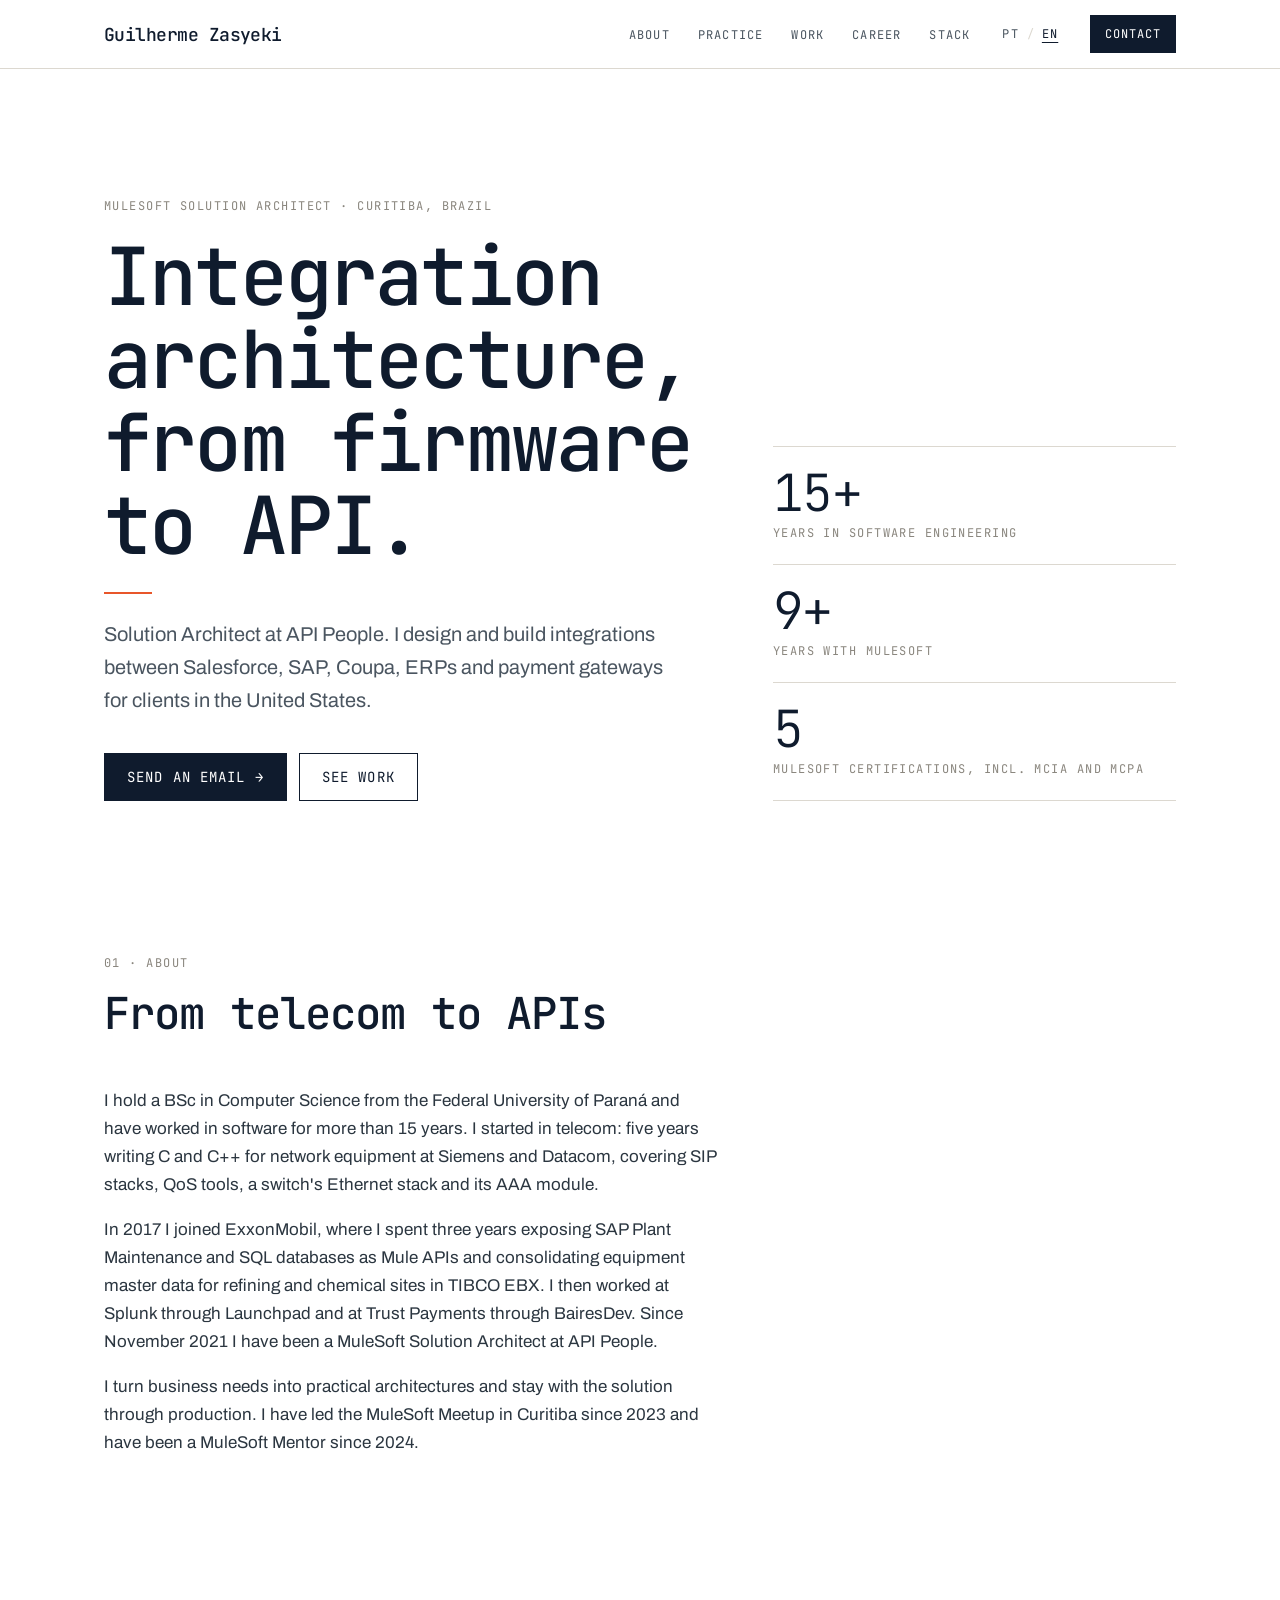
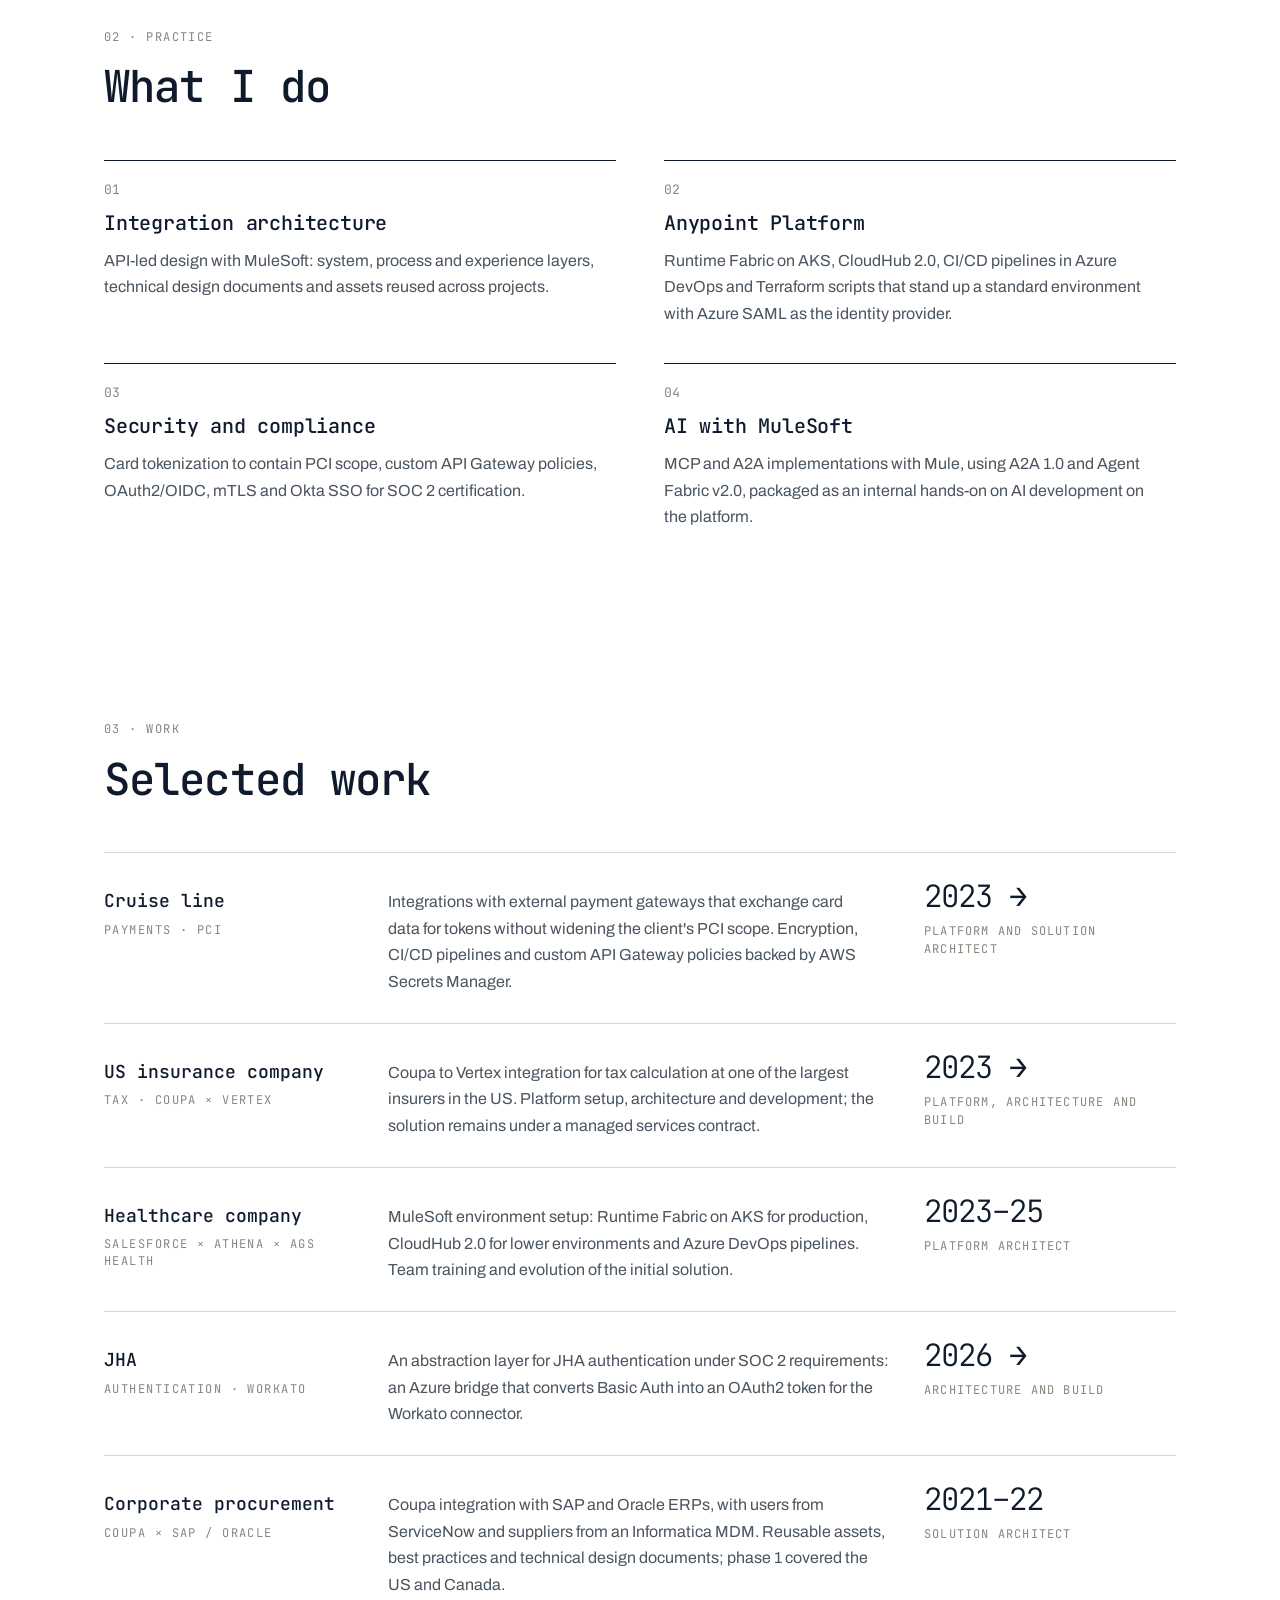
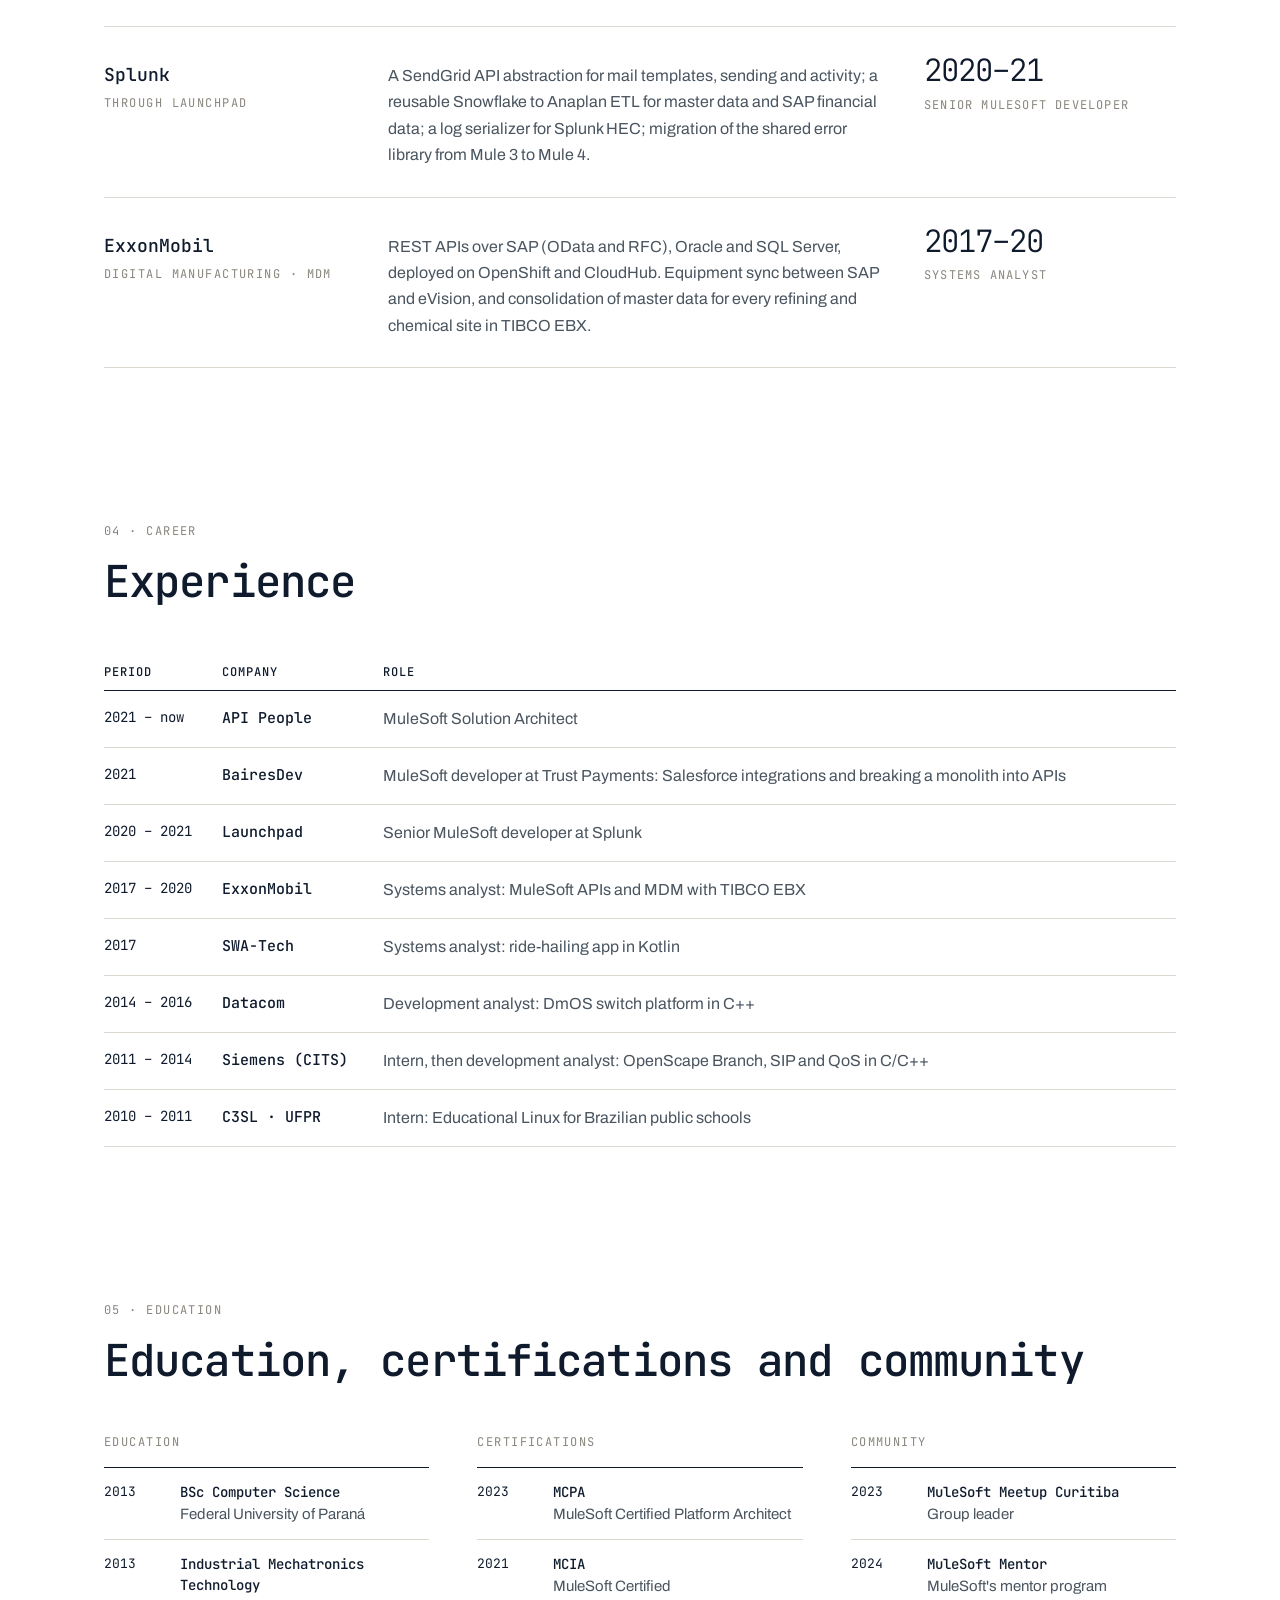
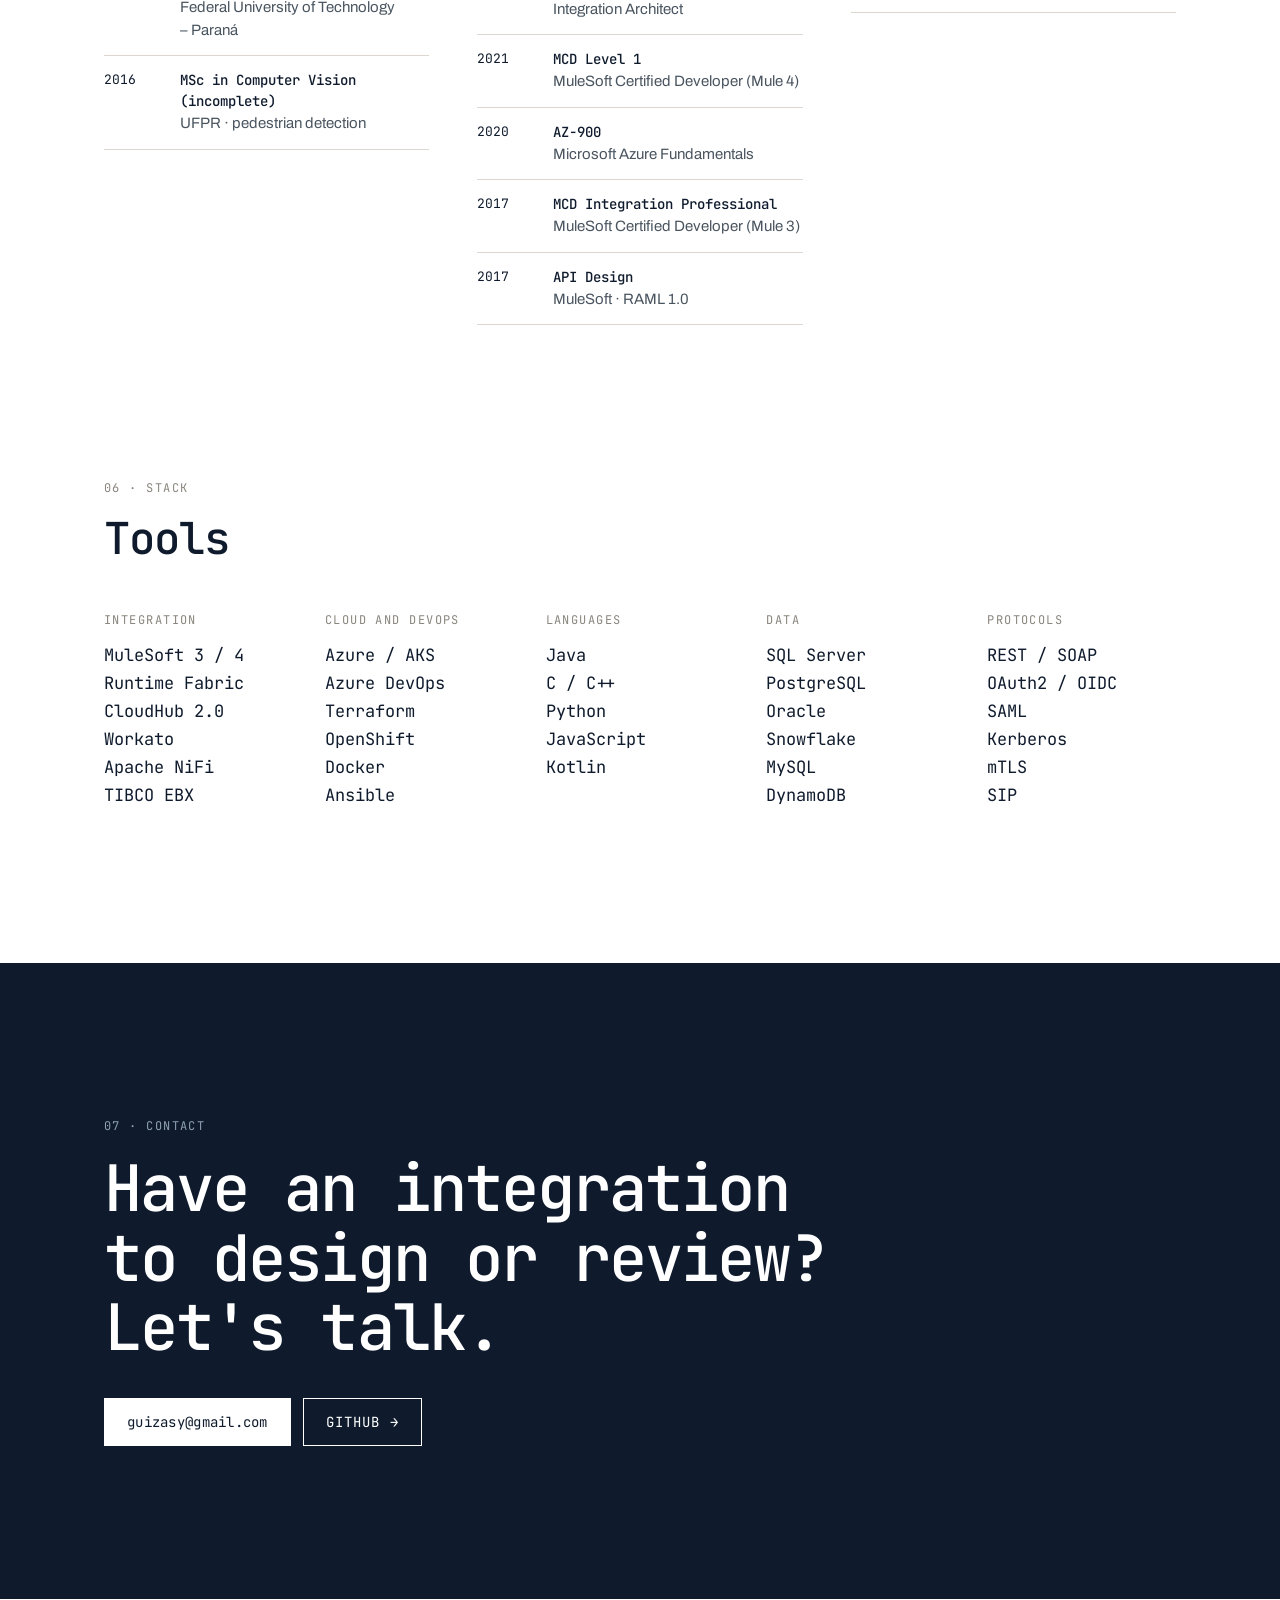
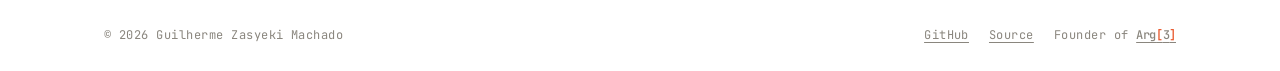
<file: index.html>
<!doctype html>
<html lang="pt-BR"
  data-pt-title="Guilherme Zasyeki — Arquiteto de soluções MuleSoft"
  data-en-title="Guilherme Zasyeki — MuleSoft Solution Architect">
<head>
  <meta charset="utf-8">
  <meta name="viewport" content="width=device-width, initial-scale=1">
  <title>Guilherme Zasyeki — Arquiteto de soluções MuleSoft</title>
  <meta name="description" content="Arquiteto de soluções MuleSoft na API People, com mais de 15 anos de engenharia de software: integrações entre Salesforce, SAP, Coupa e gateways de pagamento.">
  <meta name="theme-color" content="#0F1B2D">
  <link rel="canonical" href="https://guizasy.github.io/">

  <meta property="og:type" content="profile">
  <meta property="og:title" content="Guilherme Zasyeki — Arquiteto de soluções MuleSoft">
  <meta property="og:description" content="Arquitetura de integração, do firmware à API. Mais de 15 anos de engenharia de software, 9 com MuleSoft.">
  <meta property="og:url" content="https://guizasy.github.io/">
  <meta property="og:image" content="https://guizasy.github.io/assets/img/og.png">
  <meta property="og:image:width" content="1200">
  <meta property="og:image:height" content="630">
  <meta name="twitter:card" content="summary_large_image">

  <link rel="icon" href="assets/img/favicon.svg" type="image/svg+xml">

  <link rel="preconnect" href="https://fonts.googleapis.com">
  <link rel="preconnect" href="https://fonts.gstatic.com" crossorigin>
  <link rel="stylesheet" href="https://fonts.googleapis.com/css2?family=JetBrains+Mono:wght@300;400;500;700&family=Archivo:wght@300;400;500;600&display=swap">
  <link rel="stylesheet" href="assets/css/brand.css">
  <link rel="stylesheet" href="assets/css/site.css">
</head>
<body>
  <a class="skip-link" href="#main" data-pt="Pular para o conteúdo" data-en="Skip to content">Pular para o conteúdo</a>

  <nav class="nav" aria-label="Principal" data-pt-label="Principal" data-en-label="Primary">
    <div class="wrap">
      <a class="wordmark" href="#main">Guilherme Zasyeki</a>
      <div class="nav-dir">
        <ul>
          <li><a href="#sobre" data-pt="Sobre" data-en="About">Sobre</a></li>
          <li><a href="#atuacao" data-pt="Atuação" data-en="Practice">Atuação</a></li>
          <li><a href="#projetos" data-pt="Projetos" data-en="Work">Projetos</a></li>
          <li><a href="#trajetoria" data-pt="Trajetória" data-en="Career">Trajetória</a></li>
          <li><a href="#stack">Stack</a></li>
        </ul>
        <div class="lang" role="group" aria-label="Idioma / Language">
          <button type="button" data-set-lang="pt" aria-pressed="true">PT</button>/<button type="button" data-set-lang="en" aria-pressed="false">EN</button>
        </div>
        <a class="btn small" href="#contato" data-pt="Contato" data-en="Contact">Contato</a>
      </div>
    </div>
  </nav>

  <main id="main">

    <section class="hero">
      <div class="wrap">
        <div>
          <p class="rotulo" data-pt="Arquiteto de soluções MuleSoft · Curitiba" data-en="MuleSoft Solution Architect · Curitiba, Brazil">Arquiteto de soluções MuleSoft · Curitiba</p>
          <h1 data-pt="Arquitetura de integração, do firmware à API." data-en="Integration architecture, from firmware to API.">Arquitetura de integração, do firmware à API.</h1>
          <hr class="filete">
          <p class="apoio" data-pt="Arquiteto de soluções na API People. Desenho e construo integrações entre Salesforce, SAP, Coupa, ERPs e gateways de pagamento para clientes nos Estados Unidos." data-en="Solution Architect at API People. I design and build integrations between Salesforce, SAP, Coupa, ERPs and payment gateways for clients in the United States.">Arquiteto de soluções na API People. Desenho e construo integrações entre Salesforce, SAP, Coupa, ERPs e gateways de pagamento para clientes nos Estados Unidos.</p>
          <div class="ctas">
            <a class="btn" href="mailto:guizasy@gmail.com" data-pt="Enviar e-mail →" data-en="Send an email →">Enviar e-mail →</a>
            <a class="btn sec" href="#projetos" data-pt="Ver projetos" data-en="See work">Ver projetos</a>
          </div>
        </div>
        <ul class="dados">
          <li><span class="num">15+</span><span class="rotulo" data-pt="anos de engenharia de software" data-en="years in software engineering">anos de engenharia de software</span></li>
          <li><span class="num">9+</span><span class="rotulo" data-pt="anos com MuleSoft" data-en="years with MuleSoft">anos com MuleSoft</span></li>
          <li><span class="num">5</span><span class="rotulo" data-pt="certificações MuleSoft, incl. MCIA e MCPA" data-en="MuleSoft certifications, incl. MCIA and MCPA">certificações MuleSoft, incl. MCIA e MCPA</span></li>
        </ul>
      </div>
    </section>

    <section class="sobre" id="sobre">
      <div class="wrap">
        <div class="sec-head">
          <p class="rotulo" data-pt="01 · Sobre" data-en="01 · About">01 · Sobre</p>
          <h2 data-pt="De telecom a APIs" data-en="From telecom to APIs">De telecom a APIs</h2>
        </div>
        <div class="texto">
          <p data-pt="Sou bacharel em Ciência da Computação pela UFPR e trabalho com software há mais de 15 anos. Comecei em telecomunicações: cinco anos escrevendo C e C++ para equipamentos de rede na Siemens e na Datacom, entre pilhas SIP, ferramentas de QoS, a pilha Ethernet e o módulo AAA de um switch." data-en="I hold a BSc in Computer Science from the Federal University of Paraná and have worked in software for more than 15 years. I started in telecom: five years writing C and C++ for network equipment at Siemens and Datacom, covering SIP stacks, QoS tools, a switch's Ethernet stack and its AAA module.">Sou bacharel em Ciência da Computação pela UFPR e trabalho com software há mais de 15 anos. Comecei em telecomunicações: cinco anos escrevendo C e C++ para equipamentos de rede na Siemens e na Datacom, entre pilhas SIP, ferramentas de QoS, a pilha Ethernet e o módulo AAA de um switch.</p>
          <p data-pt="Em 2017 entrei na ExxonMobil, onde passei três anos expondo o SAP Plant Maintenance e bancos SQL como APIs Mule e consolidando os dados mestres de equipamentos das refinarias e plantas químicas no TIBCO EBX. Depois trabalhei na Splunk, pela Launchpad, e na Trust Payments, pela BairesDev. Desde novembro de 2021 sou arquiteto de soluções MuleSoft na API People." data-en="In 2017 I joined ExxonMobil, where I spent three years exposing SAP Plant Maintenance and SQL databases as Mule APIs and consolidating equipment master data for refining and chemical sites in TIBCO EBX. I then worked at Splunk through Launchpad and at Trust Payments through BairesDev. Since November 2021 I have been a MuleSoft Solution Architect at API People.">Em 2017 entrei na ExxonMobil, onde passei três anos expondo o SAP Plant Maintenance e bancos SQL como APIs Mule e consolidando os dados mestres de equipamentos das refinarias e plantas químicas no TIBCO EBX. Depois trabalhei na Splunk, pela Launchpad, e na Trust Payments, pela BairesDev. Desde novembro de 2021 sou arquiteto de soluções MuleSoft na API People.</p>
          <p data-pt="Transformo necessidades de negócio em arquiteturas práticas e acompanho a solução até produção. Lidero o MuleSoft Meetup de Curitiba desde 2023 e sou MuleSoft Mentor desde 2024." data-en="I turn business needs into practical architectures and stay with the solution through production. I have led the MuleSoft Meetup in Curitiba since 2023 and have been a MuleSoft Mentor since 2024.">Transformo necessidades de negócio em arquiteturas práticas e acompanho a solução até produção. Lidero o MuleSoft Meetup de Curitiba desde 2023 e sou MuleSoft Mentor desde 2024.</p>
        </div>
      </div>
    </section>

    <section id="atuacao">
      <div class="wrap">
        <div class="sec-head">
          <p class="rotulo" data-pt="02 · Atuação" data-en="02 · Practice">02 · Atuação</p>
          <h2 data-pt="O que faço" data-en="What I do">O que faço</h2>
        </div>
        <div class="grade">
          <div class="item">
            <span class="n">01</span>
            <h3 data-pt="Arquitetura de integração" data-en="Integration architecture">Arquitetura de integração</h3>
            <p data-pt="APIs no modelo API-led com MuleSoft: camadas de sistema, processo e experiência, documentos de design técnico e ativos reutilizáveis entre projetos." data-en="API-led design with MuleSoft: system, process and experience layers, technical design documents and assets reused across projects.">APIs no modelo API-led com MuleSoft: camadas de sistema, processo e experiência, documentos de design técnico e ativos reutilizáveis entre projetos.</p>
          </div>
          <div class="item">
            <span class="n">02</span>
            <h3 data-pt="Plataforma Anypoint" data-en="Anypoint Platform">Plataforma Anypoint</h3>
            <p data-pt="Runtime Fabric em AKS, CloudHub 2.0, pipelines de CI/CD no Azure DevOps e scripts Terraform que sobem um ambiente padrão com Azure SAML como provedor de identidade." data-en="Runtime Fabric on AKS, CloudHub 2.0, CI/CD pipelines in Azure DevOps and Terraform scripts that stand up a standard environment with Azure SAML as the identity provider.">Runtime Fabric em AKS, CloudHub 2.0, pipelines de CI/CD no Azure DevOps e scripts Terraform que sobem um ambiente padrão com Azure SAML como provedor de identidade.</p>
          </div>
          <div class="item">
            <span class="n">03</span>
            <h3 data-pt="Segurança e conformidade" data-en="Security and compliance">Segurança e conformidade</h3>
            <p data-pt="Tokenização de cartões para conter o escopo PCI, políticas customizadas no API Gateway, OAuth2/OIDC, mTLS e SSO com Okta para certificação SOC 2." data-en="Card tokenization to contain PCI scope, custom API Gateway policies, OAuth2/OIDC, mTLS and Okta SSO for SOC 2 certification.">Tokenização de cartões para conter o escopo PCI, políticas customizadas no API Gateway, OAuth2/OIDC, mTLS e SSO com Okta para certificação SOC 2.</p>
          </div>
          <div class="item">
            <span class="n">04</span>
            <h3 data-pt="IA com MuleSoft" data-en="AI with MuleSoft">IA com MuleSoft</h3>
            <p data-pt="Implementações de MCP e A2A com Mule, usando A2A 1.0 e Agent Fabric v2.0, reunidas em um hands-on interno sobre desenvolvimento de IA na plataforma." data-en="MCP and A2A implementations with Mule, using A2A 1.0 and Agent Fabric v2.0, packaged as an internal hands-on on AI development on the platform.">Implementações de MCP e A2A com Mule, usando A2A 1.0 e Agent Fabric v2.0, reunidas em um hands-on interno sobre desenvolvimento de IA na plataforma.</p>
          </div>
        </div>
      </div>
    </section>

    <section id="projetos">
      <div class="wrap">
        <div class="sec-head">
          <p class="rotulo" data-pt="03 · Projetos" data-en="03 · Work">03 · Projetos</p>
          <h2 data-pt="Projetos selecionados" data-en="Selected work">Projetos selecionados</h2>
        </div>
        <div>
          <article class="case">
            <h3><span data-pt="Companhia de cruzeiros" data-en="Cruise line">Companhia de cruzeiros</span><small class="rotulo" data-pt="Pagamentos · PCI" data-en="Payments · PCI">Pagamentos · PCI</small></h3>
            <p data-pt="Integrações com gateways de pagamento externos que trocam dados de cartão por tokens, sem ampliar o escopo PCI do cliente. Criptografia, pipelines de CI/CD e políticas customizadas no API Gateway com AWS Secrets Manager." data-en="Integrations with external payment gateways that exchange card data for tokens without widening the client's PCI scope. Encryption, CI/CD pipelines and custom API Gateway policies backed by AWS Secrets Manager.">Integrações com gateways de pagamento externos que trocam dados de cartão por tokens, sem ampliar o escopo PCI do cliente. Criptografia, pipelines de CI/CD e políticas customizadas no API Gateway com AWS Secrets Manager.</p>
            <div class="res">2023 →<small data-pt="Arquiteto de plataforma e solução" data-en="Platform and solution architect">Arquiteto de plataforma e solução</small></div>
          </article>
          <article class="case">
            <h3><span data-pt="Seguradora nos EUA" data-en="US insurance company">Seguradora nos EUA</span><small class="rotulo" data-pt="Fiscal · Coupa × Vertex" data-en="Tax · Coupa × Vertex">Fiscal · Coupa × Vertex</small></h3>
            <p data-pt="Integração entre Coupa e Vertex para cálculo de impostos em uma das maiores seguradoras dos EUA. Configuração da plataforma, arquitetura e desenvolvimento; a solução segue em suporte por contrato de serviços gerenciados." data-en="Coupa to Vertex integration for tax calculation at one of the largest insurers in the US. Platform setup, architecture and development; the solution remains under a managed services contract.">Integração entre Coupa e Vertex para cálculo de impostos em uma das maiores seguradoras dos EUA. Configuração da plataforma, arquitetura e desenvolvimento; a solução segue em suporte por contrato de serviços gerenciados.</p>
            <div class="res">2023 →<small data-pt="Plataforma, arquitetura e desenvolvimento" data-en="Platform, architecture and build">Plataforma, arquitetura e desenvolvimento</small></div>
          </article>
          <article class="case">
            <h3><span data-pt="Empresa de saúde" data-en="Healthcare company">Empresa de saúde</span><small class="rotulo">Salesforce × Athena × AGS Health</small></h3>
            <p data-pt="Montagem do ambiente MuleSoft: Runtime Fabric em AKS para produção, CloudHub 2.0 para os demais ambientes e pipelines no Azure DevOps. Treinamento do time e evolução da solução inicial." data-en="MuleSoft environment setup: Runtime Fabric on AKS for production, CloudHub 2.0 for lower environments and Azure DevOps pipelines. Team training and evolution of the initial solution.">Montagem do ambiente MuleSoft: Runtime Fabric em AKS para produção, CloudHub 2.0 para os demais ambientes e pipelines no Azure DevOps. Treinamento do time e evolução da solução inicial.</p>
            <div class="res">2023–25<small data-pt="Arquiteto de plataforma" data-en="Platform architect">Arquiteto de plataforma</small></div>
          </article>
          <article class="case">
            <h3>JHA<small class="rotulo" data-pt="Autenticação · Workato" data-en="Authentication · Workato">Autenticação · Workato</small></h3>
            <p data-pt="Camada de abstração para a autenticação da JHA, dentro dos requisitos SOC 2: uma ponte no Azure que converte Basic Auth em token OAuth2 para o conector Workato." data-en="An abstraction layer for JHA authentication under SOC 2 requirements: an Azure bridge that converts Basic Auth into an OAuth2 token for the Workato connector.">Camada de abstração para a autenticação da JHA, dentro dos requisitos SOC 2: uma ponte no Azure que converte Basic Auth em token OAuth2 para o conector Workato.</p>
            <div class="res">2026 →<small data-pt="Arquitetura e desenvolvimento" data-en="Architecture and build">Arquitetura e desenvolvimento</small></div>
          </article>
          <article class="case">
            <h3><span data-pt="Compras corporativas" data-en="Corporate procurement">Compras corporativas</span><small class="rotulo">Coupa × SAP / Oracle</small></h3>
            <p data-pt="Integração entre Coupa e ERPs SAP e Oracle, com usuários do ServiceNow e fornecedores vindos de um MDM Informatica. Definição de ativos reutilizáveis, boas práticas e documentos de design técnico; fase 1 cobrindo EUA e Canadá." data-en="Coupa integration with SAP and Oracle ERPs, with users from ServiceNow and suppliers from an Informatica MDM. Reusable assets, best practices and technical design documents; phase 1 covered the US and Canada.">Integração entre Coupa e ERPs SAP e Oracle, com usuários do ServiceNow e fornecedores vindos de um MDM Informatica. Definição de ativos reutilizáveis, boas práticas e documentos de design técnico; fase 1 cobrindo EUA e Canadá.</p>
            <div class="res">2021–22<small data-pt="Arquiteto de soluções" data-en="Solution architect">Arquiteto de soluções</small></div>
          </article>
          <article class="case">
            <h3>Splunk<small class="rotulo" data-pt="Via Launchpad" data-en="Through Launchpad">Via Launchpad</small></h3>
            <p data-pt="Abstração da API do SendGrid para templates, envio e atividades de e-mail; ETL reutilizável entre Snowflake e Anaplan para dados mestres e financeiros do SAP; serializador de logs para o Splunk HEC; migração da biblioteca de erros do Mule 3 para o Mule 4." data-en="A SendGrid API abstraction for mail templates, sending and activity; a reusable Snowflake to Anaplan ETL for master data and SAP financial data; a log serializer for Splunk HEC; migration of the shared error library from Mule 3 to Mule 4.">Abstração da API do SendGrid para templates, envio e atividades de e-mail; ETL reutilizável entre Snowflake e Anaplan para dados mestres e financeiros do SAP; serializador de logs para o Splunk HEC; migração da biblioteca de erros do Mule 3 para o Mule 4.</p>
            <div class="res">2020–21<small data-pt="Desenvolvedor MuleSoft sênior" data-en="Senior MuleSoft developer">Desenvolvedor MuleSoft sênior</small></div>
          </article>
          <article class="case">
            <h3>ExxonMobil<small class="rotulo" data-pt="Manufatura digital · MDM" data-en="Digital manufacturing · MDM">Manufatura digital · MDM</small></h3>
            <p data-pt="APIs REST sobre SAP (OData e RFC), Oracle e SQL Server, publicadas no OpenShift e no CloudHub. Sincronização de equipamentos entre SAP e eVision e consolidação dos dados mestres de todas as refinarias e plantas químicas no TIBCO EBX." data-en="REST APIs over SAP (OData and RFC), Oracle and SQL Server, deployed on OpenShift and CloudHub. Equipment sync between SAP and eVision, and consolidation of master data for every refining and chemical site in TIBCO EBX.">APIs REST sobre SAP (OData e RFC), Oracle e SQL Server, publicadas no OpenShift e no CloudHub. Sincronização de equipamentos entre SAP e eVision e consolidação dos dados mestres de todas as refinarias e plantas químicas no TIBCO EBX.</p>
            <div class="res">2017–20<small data-pt="Analista de sistemas" data-en="Systems analyst">Analista de sistemas</small></div>
          </article>
        </div>
      </div>
    </section>

    <section id="trajetoria">
      <div class="wrap">
        <div class="sec-head">
          <p class="rotulo" data-pt="04 · Trajetória" data-en="04 · Career">04 · Trajetória</p>
          <h2 data-pt="Experiência" data-en="Experience">Experiência</h2>
        </div>
        <table>
          <thead>
            <tr>
              <th scope="col" data-pt="Período" data-en="Period">Período</th>
              <th scope="col" data-pt="Empresa" data-en="Company">Empresa</th>
              <th scope="col" data-pt="Papel" data-en="Role">Papel</th>
            </tr>
          </thead>
          <tbody>
            <tr><td class="per" data-pt="2021 – hoje" data-en="2021 – now">2021 – hoje</td><td class="emp">API People</td><td data-pt="Arquiteto de soluções MuleSoft" data-en="MuleSoft Solution Architect">Arquiteto de soluções MuleSoft</td></tr>
            <tr><td class="per">2021</td><td class="emp">BairesDev</td><td data-pt="Desenvolvedor MuleSoft na Trust Payments: integrações Salesforce e quebra de um monolito em APIs" data-en="MuleSoft developer at Trust Payments: Salesforce integrations and breaking a monolith into APIs">Desenvolvedor MuleSoft na Trust Payments: integrações Salesforce e quebra de um monolito em APIs</td></tr>
            <tr><td class="per">2020 – 2021</td><td class="emp">Launchpad</td><td data-pt="Desenvolvedor MuleSoft sênior na Splunk" data-en="Senior MuleSoft developer at Splunk">Desenvolvedor MuleSoft sênior na Splunk</td></tr>
            <tr><td class="per">2017 – 2020</td><td class="emp">ExxonMobil</td><td data-pt="Analista de sistemas: APIs MuleSoft e MDM com TIBCO EBX" data-en="Systems analyst: MuleSoft APIs and MDM with TIBCO EBX">Analista de sistemas: APIs MuleSoft e MDM com TIBCO EBX</td></tr>
            <tr><td class="per">2017</td><td class="emp">SWA-Tech</td><td data-pt="Analista de sistemas: app de mobilidade em Kotlin" data-en="Systems analyst: ride-hailing app in Kotlin">Analista de sistemas: app de mobilidade em Kotlin</td></tr>
            <tr><td class="per">2014 – 2016</td><td class="emp">Datacom</td><td data-pt="Analista de desenvolvimento: plataforma de switches DmOS em C++" data-en="Development analyst: DmOS switch platform in C++">Analista de desenvolvimento: plataforma de switches DmOS em C++</td></tr>
            <tr><td class="per">2011 – 2014</td><td class="emp">Siemens (CITS)</td><td data-pt="Estagiário e analista de desenvolvimento: OpenScape Branch, SIP e QoS em C/C++" data-en="Intern, then development analyst: OpenScape Branch, SIP and QoS in C/C++">Estagiário e analista de desenvolvimento: OpenScape Branch, SIP e QoS em C/C++</td></tr>
            <tr><td class="per">2010 – 2011</td><td class="emp">C3SL · UFPR</td><td data-pt="Estagiário: Linux Educacional para escolas públicas (MEC)" data-en="Intern: Educational Linux for Brazilian public schools">Estagiário: Linux Educacional para escolas públicas (MEC)</td></tr>
          </tbody>
        </table>
      </div>
    </section>

    <section id="formacao">
      <div class="wrap">
        <div class="sec-head">
          <p class="rotulo" data-pt="05 · Formação" data-en="05 · Education">05 · Formação</p>
          <h2 data-pt="Formação, certificações e comunidade" data-en="Education, certifications and community">Formação, certificações e comunidade</h2>
        </div>
        <div class="listas">
          <div>
            <p class="rotulo" data-pt="Formação" data-en="Education">Formação</p>
            <ul class="anos">
              <li><span class="ano">2013</span><span><b data-pt="Ciência da Computação" data-en="BSc Computer Science">Ciência da Computação</b><span data-pt="Universidade Federal do Paraná" data-en="Federal University of Paraná">Universidade Federal do Paraná</span></span></li>
              <li><span class="ano">2013</span><span><b data-pt="Tecnologia em Mecatrônica Industrial" data-en="Industrial Mechatronics Technology">Tecnologia em Mecatrônica Industrial</b><span data-pt="Universidade Tecnológica Federal do Paraná" data-en="Federal University of Technology – Paraná">Universidade Tecnológica Federal do Paraná</span></span></li>
              <li><span class="ano">2016</span><span><b data-pt="Mestrado em Visão Computacional (incompleto)" data-en="MSc in Computer Vision (incomplete)">Mestrado em Visão Computacional (incompleto)</b><span data-pt="UFPR · detecção de pedestres" data-en="UFPR · pedestrian detection">UFPR · detecção de pedestres</span></span></li>
            </ul>
          </div>
          <div>
            <p class="rotulo" data-pt="Certificações" data-en="Certifications">Certificações</p>
            <ul class="anos">
              <li><span class="ano">2023</span><span><b>MCPA</b>MuleSoft Certified Platform Architect</span></li>
              <li><span class="ano">2021</span><span><b>MCIA</b>MuleSoft Certified Integration Architect</span></li>
              <li><span class="ano">2021</span><span><b>MCD Level 1</b>MuleSoft Certified Developer (Mule 4)</span></li>
              <li><span class="ano">2020</span><span><b>AZ-900</b>Microsoft Azure Fundamentals</span></li>
              <li><span class="ano">2017</span><span><b>MCD Integration Professional</b>MuleSoft Certified Developer (Mule 3)</span></li>
              <li><span class="ano">2017</span><span><b>API Design</b>MuleSoft · RAML 1.0</span></li>
            </ul>
          </div>
          <div>
            <p class="rotulo" data-pt="Comunidade" data-en="Community">Comunidade</p>
            <ul class="anos">
              <li><span class="ano">2023</span><span><b data-pt="MuleSoft Meetup Curitiba" data-en="MuleSoft Meetup Curitiba">MuleSoft Meetup Curitiba</b><span data-pt="Líder do grupo" data-en="Group leader">Líder do grupo</span></span></li>
              <li><span class="ano">2024</span><span><b>MuleSoft Mentor</b><span data-pt="Programa de mentores da MuleSoft" data-en="MuleSoft's mentor program">Programa de mentores da MuleSoft</span></span></li>
            </ul>
          </div>
        </div>
      </div>
    </section>

    <section id="stack">
      <div class="wrap">
        <div class="sec-head">
          <p class="rotulo">06 · Stack</p>
          <h2 data-pt="Ferramentas" data-en="Tools">Ferramentas</h2>
        </div>
        <div class="stack">
          <div><p class="rotulo" data-pt="Integração" data-en="Integration">Integração</p><ul><li>MuleSoft 3 / 4</li><li>Runtime Fabric</li><li>CloudHub 2.0</li><li>Workato</li><li>Apache NiFi</li><li>TIBCO EBX</li></ul></div>
          <div><p class="rotulo" data-pt="Cloud e DevOps" data-en="Cloud and DevOps">Cloud e DevOps</p><ul><li>Azure / AKS</li><li>Azure DevOps</li><li>Terraform</li><li>OpenShift</li><li>Docker</li><li>Ansible</li></ul></div>
          <div><p class="rotulo" data-pt="Linguagens" data-en="Languages">Linguagens</p><ul><li>Java</li><li>C / C++</li><li>Python</li><li>JavaScript</li><li>Kotlin</li></ul></div>
          <div><p class="rotulo" data-pt="Dados" data-en="Data">Dados</p><ul><li>SQL Server</li><li>PostgreSQL</li><li>Oracle</li><li>Snowflake</li><li>MySQL</li><li>DynamoDB</li></ul></div>
          <div><p class="rotulo" data-pt="Protocolos" data-en="Protocols">Protocolos</p><ul><li>REST / SOAP</li><li>OAuth2 / OIDC</li><li>SAML</li><li>Kerberos</li><li>mTLS</li><li>SIP</li></ul></div>
        </div>
      </div>
    </section>

    <section class="contato" id="contato">
      <div class="wrap">
        <p class="rotulo" data-pt="07 · Contato" data-en="07 · Contact">07 · Contato</p>
        <h2 data-pt="Tem uma integração para desenhar ou revisar? Vamos conversar." data-en="Have an integration to design or review? Let's talk.">Tem uma integração para desenhar ou revisar? Vamos conversar.</h2>
        <div class="ctas">
          <a class="btn neg lower" href="mailto:guizasy@gmail.com">guizasy@gmail.com</a>
          <a class="btn sec" href="https://github.com/guizasy" rel="me">GitHub →</a>
        </div>
      </div>
    </section>

  </main>

  <footer class="site">
    <div class="wrap">
      <span>© <span id="year">2026</span> Guilherme Zasyeki Machado</span>
      <span class="links">
        <a href="https://github.com/guizasy" rel="me">GitHub</a>
        <a href="https://github.com/guizasy/guizasy.github.io" data-pt="Código-fonte" data-en="Source">Código-fonte</a>
        <span><span data-pt="Fundador da" data-en="Founder of">Fundador da</span> <a href="https://arg3.dev"><span class="logo">Arg<b>[</b>3<b>]</b></span></a></span>
      </span>
    </div>
  </footer>

  <script src="assets/js/main.js"></script>
</body>
</html>
</file>
<file: assets/css/brand.css>
/*
 * Arg[3] brand tokens (derived brand: personal site).
 * Colors, fonts and base rules from the Arg[3] manual. Do not add colors
 * outside this list. Sinal is an accent only: hover states and at most
 * one static highlight per viewport.
 *
 * Fonts are loaded with a <link> in the <head> of each page.
 */

:root {
  --tinta: #0F1B2D;   /* text, dark backgrounds */
  --sinal: #E8562A;   /* single accent */
  --nevoa: #EFEDE8;   /* alternate background */
  --papel: #FFFFFF;   /* default background */
  --rotulo: #8A867E;  /* labels, captions, metadata */
  --texto-2: #4A5560; /* secondary text */
  --corpo: #2B3640;   /* body text */
  --linha: #DCD8D0;   /* rules and dividers */
  --rotulo-neg: #8FA0B4; /* labels on Tinta */

  --mono: "JetBrains Mono", Consolas, monospace;
  --sans: "Archivo", Arial, sans-serif;
}

* { box-sizing: border-box; }

body {
  margin: 0;
  background: var(--papel);
  color: var(--corpo);
  font-family: var(--sans);
}

a { color: var(--tinta); text-underline-offset: 3px; transition: color .15s; }
a:hover { color: var(--sinal); }
:focus-visible { outline: 2px solid var(--sinal); outline-offset: 3px; }

h1, h2, h3 { font-family: var(--mono); font-weight: 500; color: var(--tinta); margin: 0; }
p, li { text-wrap: pretty; }

.rotulo {
  font-family: var(--mono);
  font-size: 12px;
  font-weight: 400;
  letter-spacing: 0.12em;
  text-transform: uppercase;
  color: var(--rotulo);
  margin: 0;
}

/* Arg[3] logo: only used for the footer link to the company. */
.logo { font-family: var(--mono); font-weight: 500; letter-spacing: -0.03em; color: var(--tinta); white-space: nowrap; }
.logo b { font-weight: 500; color: var(--sinal); }
</file>
<file: assets/css/site.css>
/* Layout and components. Reads only the tokens from brand.css. */

:root {
  --pad: clamp(20px, 5vw, 64px);
  --sec: clamp(72px, 12vw, 160px);
}

html { scroll-behavior: smooth; scroll-padding-top: 80px; }
@media (prefers-reduced-motion: reduce) {
  html { scroll-behavior: auto; }
  * { transition: none !important; }
}

.wrap { max-width: 1200px; margin: 0 auto; padding: 0 var(--pad); }

.skip-link { position: absolute; left: -9999px; top: 8px; z-index: 20; background: var(--tinta); color: #FFFFFF; padding: 10px 16px; font-family: var(--mono); font-size: 13px; }
.skip-link:focus { left: 8px; color: #FFFFFF; }

/* Nav */
.nav { position: sticky; top: 0; z-index: 10; background: rgba(255, 255, 255, .96); border-bottom: 1px solid var(--linha); }
.nav .wrap { display: flex; align-items: center; justify-content: space-between; gap: 24px; height: 68px; }
.wordmark { font-family: var(--mono); font-weight: 500; letter-spacing: -0.03em; font-size: 18px; color: var(--tinta); text-decoration: none; white-space: nowrap; }
.nav ul { list-style: none; display: flex; gap: 28px; margin: 0; padding: 0; }
.nav ul a, .lang button { font-family: var(--mono); font-size: 12px; letter-spacing: 0.1em; text-transform: uppercase; color: var(--texto-2); text-decoration: none; }
.nav ul a:hover { color: var(--sinal); }
.nav-dir { display: flex; align-items: center; gap: 28px; }
.lang { display: flex; align-items: center; gap: 4px; font-family: var(--mono); font-size: 12px; color: var(--linha); }
.lang button { background: none; border: 0; padding: 4px; cursor: pointer; }
.lang button:hover { color: var(--sinal); }
.lang button[aria-pressed="true"] { color: var(--tinta); text-decoration: underline; text-underline-offset: 4px; }

/* Buttons */
.btn { display: inline-flex; align-items: center; gap: 10px; font-family: var(--mono); font-size: 14px; letter-spacing: 0.08em; text-transform: uppercase; text-decoration: none; padding: 14px 22px; background: var(--tinta); color: #FFFFFF; border: 1px solid var(--tinta); transition: background .15s, border-color .15s, color .15s; }
.btn:hover { background: var(--sinal); border-color: var(--sinal); color: #FFFFFF; }
.btn.sec { background: transparent; color: var(--tinta); }
.btn.sec:hover { background: transparent; color: var(--sinal); border-color: var(--sinal); }
.btn.neg { background: #FFFFFF; color: var(--tinta); border-color: #FFFFFF; }
.btn.neg:hover { background: var(--sinal); border-color: var(--sinal); color: #FFFFFF; }
.btn.small { font-size: 12px; padding: 10px 14px; }
.btn.lower { text-transform: none; letter-spacing: 0.02em; }
.ctas { display: flex; flex-wrap: wrap; gap: 12px; }

/* Sections */
section { padding: var(--sec) 0 0; }
.sec-head { display: flex; flex-direction: column; gap: 14px; margin-bottom: 48px; }
.sec-head h2 { font-size: clamp(28px, 3.6vw, 44px); letter-spacing: -0.02em; line-height: 1.15; }
p, li { font-size: 17px; line-height: 1.65; }

/* Hero */
.hero { padding-top: clamp(56px, 10vw, 128px); }
.hero .wrap { display: grid; grid-template-columns: minmax(0, 1.5fr) minmax(0, 1fr); gap: 64px; align-items: end; }
.hero h1 { font-size: clamp(38px, 6.4vw, 80px); letter-spacing: -0.035em; line-height: 1.04; margin: 18px 0 24px; }
.filete { height: 2px; width: 48px; background: var(--sinal); border: 0; margin: 0 0 24px; }
.hero p.apoio { font-size: clamp(17px, 1.6vw, 20px); color: var(--texto-2); max-width: 52ch; margin: 0 0 36px; }
.dados { list-style: none; margin: 0; padding: 0; display: flex; flex-direction: column; }
.dados li { display: flex; flex-direction: column; gap: 6px; padding: 20px 0; border-top: 1px solid var(--linha); }
.dados li:last-child { border-bottom: 1px solid var(--linha); }
.dados .num { font-family: var(--mono); font-weight: 300; font-size: clamp(36px, 4vw, 52px); letter-spacing: -0.03em; line-height: 1; color: var(--tinta); }

/* About */
.sobre .texto { max-width: 68ch; }
.sobre .texto p { margin: 0 0 1em; }

/* Grid of practice areas */
.grade { display: grid; grid-template-columns: repeat(2, minmax(0, 1fr)); gap: 0 48px; }
.item { border-top: 1px solid var(--tinta); padding: 20px 0 36px; display: flex; flex-direction: column; gap: 12px; }
.item .n { font-family: var(--mono); font-size: 13px; color: var(--rotulo); }
.item h3 { font-size: 20px; letter-spacing: -0.01em; }
.item p { margin: 0; color: var(--texto-2); font-size: 16px; max-width: 56ch; }

/* Projects */
.case { display: grid; grid-template-columns: minmax(0, 1fr) minmax(0, 2fr) minmax(0, 1fr); gap: 32px; padding: 28px 0; border-top: 1px solid var(--linha); align-items: baseline; }
.case:last-child { border-bottom: 1px solid var(--linha); }
.case h3 { font-size: 18px; line-height: 1.35; }
.case h3 small { display: block; margin-top: 8px; }
.case p { margin: 0; color: var(--texto-2); font-size: 16px; }
.case .res { font-family: var(--mono); font-weight: 300; font-size: clamp(24px, 2.4vw, 32px); letter-spacing: -0.03em; color: var(--tinta); line-height: 1; }
.case .res small { display: block; font-size: 12px; font-weight: 400; letter-spacing: .1em; text-transform: uppercase; color: var(--rotulo); margin-top: 10px; line-height: 1.5; }

/* Career table */
table { width: 100%; border-collapse: collapse; }
th { text-align: left; font-family: var(--mono); font-weight: 500; font-size: 12px; letter-spacing: 0.08em; text-transform: uppercase; color: var(--tinta); padding: 10px 16px 10px 0; border-bottom: 1px solid var(--tinta); }
td { padding: 16px 16px 16px 0; border-bottom: 1px solid var(--linha); color: var(--texto-2); vertical-align: top; font-size: 16px; line-height: 1.5; }
td.per { font-family: var(--mono); font-size: 14px; color: var(--tinta); white-space: nowrap; }
td.emp { font-family: var(--mono); font-weight: 500; font-size: 15px; color: var(--tinta); }

/* Education, certifications, community */
.listas { display: grid; grid-template-columns: repeat(3, minmax(0, 1fr)); gap: 48px; }
.listas > div { display: flex; flex-direction: column; gap: 14px; }
.anos { list-style: none; margin: 0; padding: 0; border-top: 1px solid var(--tinta); }
.anos li { display: grid; grid-template-columns: 64px minmax(0, 1fr); gap: 12px; padding: 14px 0; border-bottom: 1px solid var(--linha); font-size: 15px; line-height: 1.5; color: var(--texto-2); }
.anos time, .anos .ano { font-family: var(--mono); font-size: 13px; color: var(--tinta); }
.anos b { display: block; font-family: var(--mono); font-weight: 500; font-size: 14px; color: var(--tinta); }

/* Stack */
.stack { display: grid; grid-template-columns: repeat(5, minmax(0, 1fr)); gap: 32px; }
.stack div { display: flex; flex-direction: column; gap: 10px; }
.stack ul { list-style: none; margin: 0; padding: 0; font-family: var(--mono); font-size: 15px; line-height: 1.9; color: var(--tinta); }

/* Contact band */
.contato { margin-top: var(--sec); background: var(--tinta); padding: var(--sec) 0; }
.contato .rotulo { color: var(--rotulo-neg); }
.contato h2 { color: #FFFFFF; font-size: clamp(32px, 5vw, 64px); letter-spacing: -0.03em; line-height: 1.08; margin: 18px 0 36px; max-width: 20ch; }
.contato .btn.sec { color: #FFFFFF; border-color: #FFFFFF; }
.contato .btn.sec:hover { color: var(--sinal); border-color: var(--sinal); }

/* Footer */
footer.site { padding: 28px 0; }
footer.site .wrap { display: flex; flex-wrap: wrap; justify-content: space-between; gap: 16px; font-family: var(--mono); font-size: 12px; color: var(--rotulo); letter-spacing: .04em; }
footer.site a { color: var(--rotulo); }
footer.site a:hover { color: var(--sinal); }
footer.site .links { display: flex; flex-wrap: wrap; gap: 20px; }
footer.site .logo { font-size: 12px; color: inherit; }

/* 404 */
.nf { min-height: 70vh; display: flex; align-items: center; }
.nf h1 { font-size: clamp(38px, 6vw, 72px); letter-spacing: -0.035em; line-height: 1.04; margin: 18px 0 24px; }
.nf p.apoio { font-size: 18px; color: var(--texto-2); margin: 0 0 36px; }

@media (max-width: 1000px) {
  .stack { grid-template-columns: repeat(3, minmax(0, 1fr)); }
}
@media (max-width: 900px) {
  .hero .wrap { grid-template-columns: 1fr; gap: 40px; }
  .case { grid-template-columns: 1fr; gap: 10px; }
  .listas { grid-template-columns: 1fr; }
}
@media (max-width: 720px) {
  .nav ul { display: none; }
  .nav-dir { gap: 16px; }
  .grade { grid-template-columns: 1fr; }
  .stack { grid-template-columns: repeat(2, minmax(0, 1fr)); }
  thead { display: none; }
  table, tbody, tr, td { display: block; }
  tr { padding: 16px 0; border-bottom: 1px solid var(--linha); }
  tr:first-child { border-top: 1px solid var(--tinta); }
  td { border: 0; padding: 2px 0; }
}
@media (max-width: 400px) {
  .wordmark { font-size: 16px; }
  .nav .btn.small { display: none; }
}
</file>
